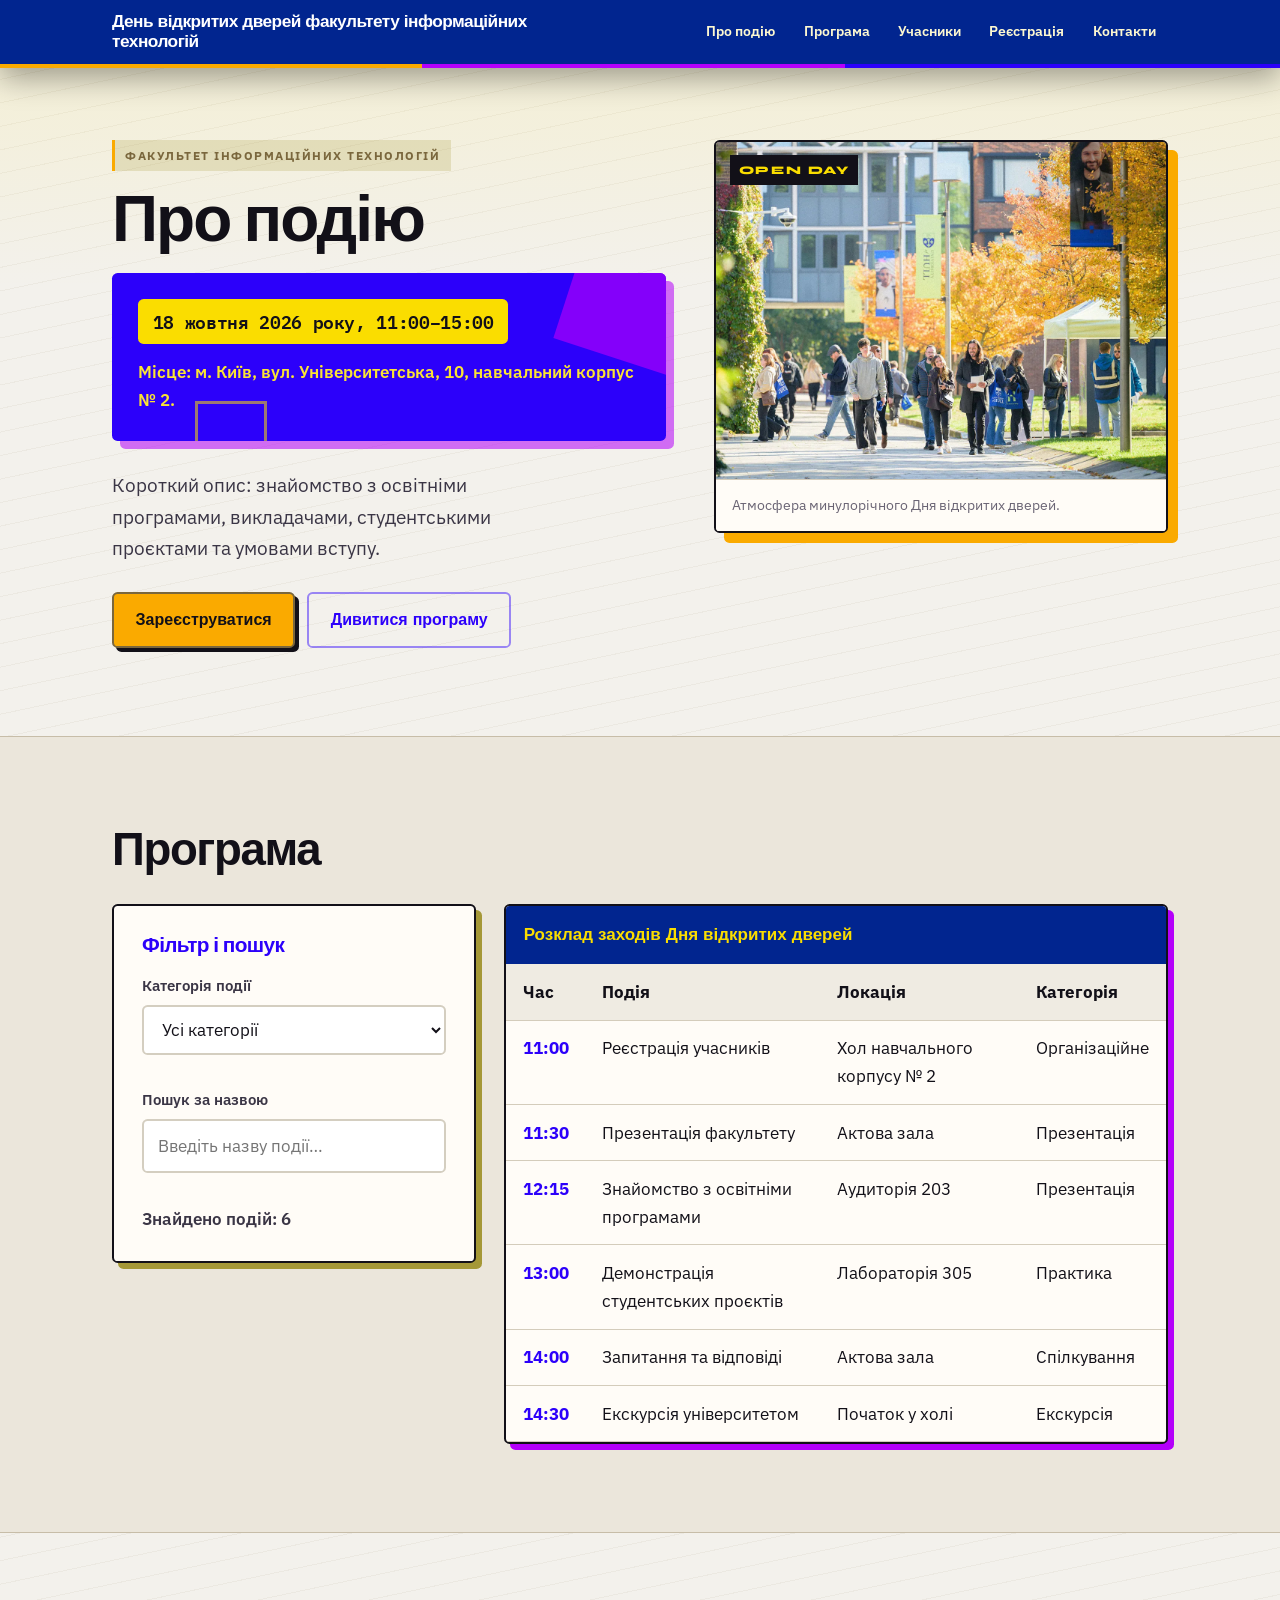
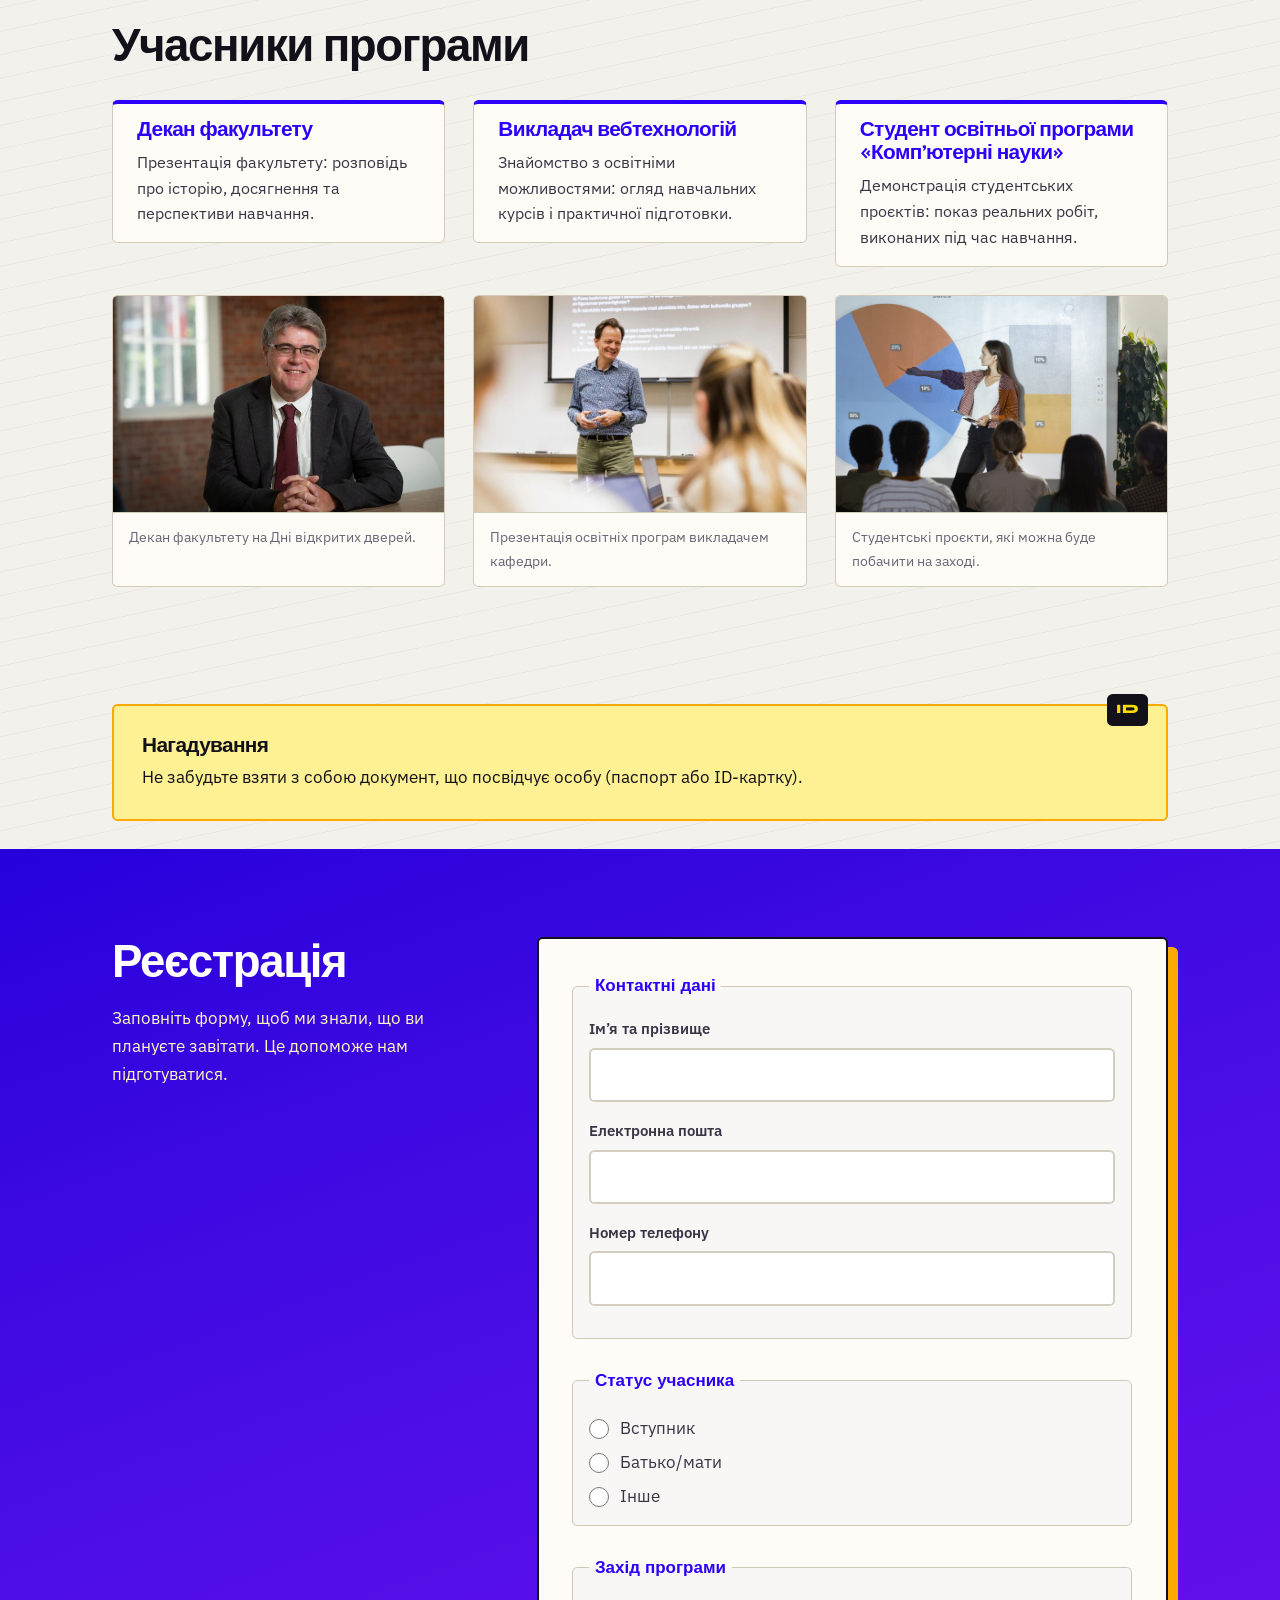
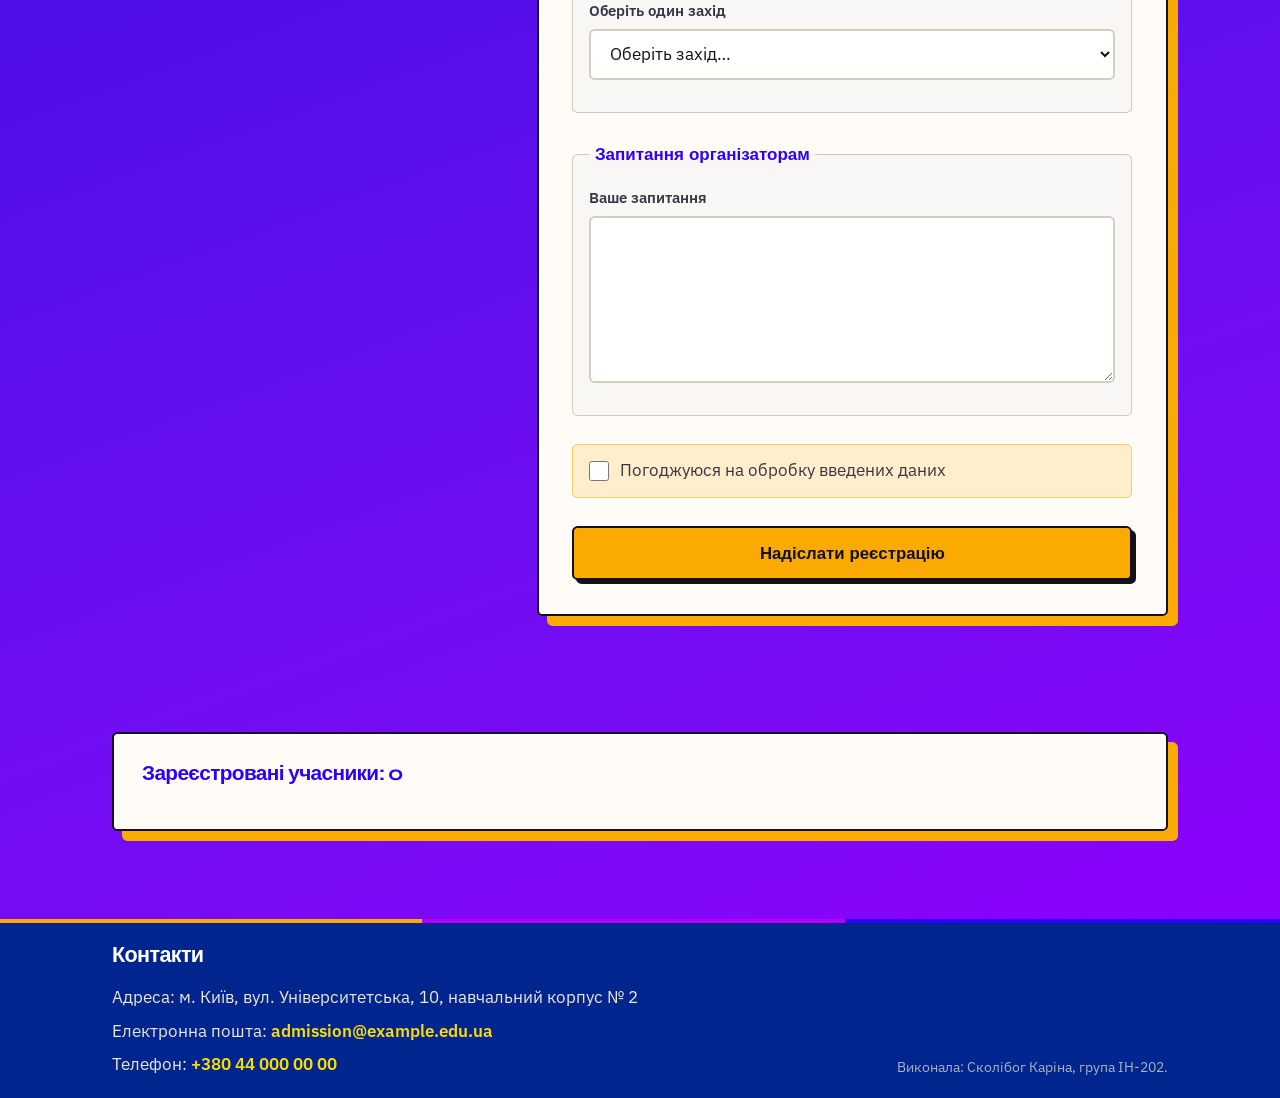
<file: lab1/index.html>
<!doctype html>
<html lang="uk">
  <head>
    <meta charset="UTF-8" />
    <meta name="viewport" content="width=device-width, initial-scale=1.0" />
    <title>День відкритих дверей факультету інформаційних технологій</title>
    <link rel="preconnect" href="https://fonts.googleapis.com" />
    <link rel="preconnect" href="https://fonts.gstatic.com" crossorigin />
    <link
      href="https://fonts.googleapis.com/css2?family=IBM+Plex+Mono:wght@500;600&family=IBM+Plex+Sans:wght@400;500;600;700&family=Syne:wght@700;800&display=swap"
      rel="stylesheet"
    />
    <link rel="stylesheet" href="styles.css" />
    <script src="script.js" defer></script>
  </head>
  <body id="top">
    <!-- Хедер: заголовок, вступний текст і навігація -->
    <header class="site-header">
      <div class="container header-inner">
        <div class="brand">
          <h1>День відкритих дверей факультету інформаційних технологій</h1>
          <p>
            Запрошуємо майбутніх студентів, батьків та всіх охочих ближче
            познайомитися з нашим факультетом.
          </p>
        </div>

        <nav class="main-nav" aria-label="Основна навігація">
          <ul class="nav-list">
            <li><a href="#about">Про подію</a></li>
            <li><a href="#program">Програма</a></li>
            <li><a href="#participants">Учасники</a></li>
            <li><a href="#registration">Реєстрація</a></li>
            <li><a href="#contacts">Контакти</a></li>
          </ul>
        </nav>
      </div>
    </header>

    <main>
      <!-- Розділ Про подію: дата, час, місце, опис і зображення -->
      <section id="about" class="section hero-section">
        <div class="container hero-grid">
          <div class="hero-text">
            <p class="hero-kicker">Факультет інформаційних технологій</p>
            <h2>Про подію</h2>
            <div class="event-meta">
              <p class="badge">
                <time datetime="2026-10-18">18 жовтня 2026 року</time>,
                <time datetime="11:00">11:00</time>–<time datetime="15:00"
                  >15:00</time
                >
              </p>
              <p>
                Місце: м. Київ, вул. Університетська, 10, навчальний корпус № 2.
              </p>
            </div>
            <p class="lead">
              Короткий опис: знайомство з освітніми програмами, викладачами,
              студентськими проєктами та умовами вступу.
            </p>
            <div class="hero-actions">
              <a class="btn btn-primary" href="#registration"
                >Зареєструватися</a
              >
              <a class="btn btn-ghost" href="#program">Дивитися програму</a>
            </div>
          </div>

          <figure class="hero-figure">
            <img
              src="images/openday.jpg"
              alt="Студенти та батьки відвідують територію університету під час Дня відкритих дверей"
              width="700"
              height="450"
            />
            <figcaption>
              Атмосфера минулорічного Дня відкритих дверей.
            </figcaption>
          </figure>
        </div>
      </section>

      <!-- Розділ Програма: фільтр, пошук і динамічна таблиця з розкладом -->
      <section id="program" class="section section-muted">
        <div class="container">
          <h2>Програма</h2>

          <div class="program-layout">
            <div class="program-controls">
              <h3>Фільтр і пошук</h3>

              <div class="form-field">
                <label for="category-filter">Категорія події</label>
                <select id="category-filter">
                  <option value="all">Усі категорії</option>
                </select>
              </div>

              <div class="form-field">
                <label for="event-search">Пошук за назвою</label>
                <input
                  id="event-search"
                  type="search"
                  placeholder="Введіть назву події…"
                  autocomplete="off"
                />
              </div>

              <p
                id="program-status"
                class="program-status"
                role="status"
                aria-live="polite"
              ></p>
            </div>

            <div class="table-responsive">
              <table>
                <caption>
                  Розклад заходів Дня відкритих дверей
                </caption>
                <thead>
                  <tr>
                    <th scope="col">Час</th>
                    <th scope="col">Подія</th>
                    <th scope="col">Локація</th>
                    <th scope="col">Категорія</th>
                  </tr>
                </thead>
                <tbody id="program-list"></tbody>
              </table>
            </div>
          </div>
        </div>
      </section>

      <!-- Розділ Учасники: кожен учасник як окремий article -->
      <section id="participants" class="section">
        <div class="container">
          <h2>Учасники програми</h2>

          <div class="participants-panel">
            <div class="participants-grid">
              <div class="participant-stack">
                <article class="participant-card">
                  <h3>Декан факультету</h3>
                  <p>
                    Презентація факультету: розповідь про історію, досягнення та
                    перспективи навчання.
                  </p>
                </article>
                <figure class="participant-card card-image">
                  <img
                    src="images/dean.jpg"
                    alt="Декан факультету інформаційних технологій"
                    width="700"
                    height="450"
                  />
                  <figcaption>
                    Декан факультету на Дні відкритих дверей.
                  </figcaption>
                </figure>
              </div>

              <div class="participant-stack">
                <article class="participant-card">
                  <h3>Викладач вебтехнологій</h3>
                  <p>
                    Знайомство з освітніми можливостями: огляд навчальних курсів
                    і практичної підготовки.
                  </p>
                </article>
                <figure class="participant-card card-image">
                  <img
                    src="images/coding.jpg"
                    alt="Викладач вебтехнологій проводить презентацію для студентів"
                    width="700"
                    height="450"
                  />
                  <figcaption>
                    Презентація освітніх програм викладачем кафедри.
                  </figcaption>
                </figure>
              </div>

              <div class="participant-stack">
                <article class="participant-card">
                  <h3>Студент освітньої програми «Комп’ютерні науки»</h3>
                  <p>
                    Демонстрація студентських проєктів: показ реальних робіт,
                    виконаних під час навчання.
                  </p>
                </article>
                <figure class="participant-card card-image">
                  <img
                    src="images/student-project.jpg"
                    alt="Студент демонструє програмний проєкт на проекторі"
                    width="700"
                    height="450"
                  />
                  <figcaption>
                    Студентські проєкти, які можна буде побачити на заході.
                  </figcaption>
                </figure>
              </div>
            </div>
          </div>
        </div>
      </section>

      <!-- Додатковий блок із нагадуванням (aside) -->
      <aside class="container">
        <div class="reminder-box">
          <h2>Нагадування</h2>
          <p>
            Не забудьте взяти з собою документ, що посвідчує особу (паспорт або
            ID-картку).
          </p>
        </div>
      </aside>

      <!-- Розділ Реєстрація: форма з полями та динамічний список учасників -->
      <section id="registration" class="section section-accent">
        <div class="container form-layout">
          <div class="form-info">
            <h2>Реєстрація</h2>
            <p>
              Заповніть форму, щоб ми знали, що ви плануєте завітати. Це
              допоможе нам підготуватися.
            </p>
          </div>

          <form id="registration-form" action="#" method="post" novalidate>
            <fieldset>
              <legend>Контактні дані</legend>

              <div class="form-field">
                <label for="full-name">Ім’я та прізвище</label>
                <input
                  id="full-name"
                  name="fullName"
                  type="text"
                  autocomplete="name"
                  required
                />
              </div>

              <div class="form-field">
                <label for="email">Електронна пошта</label>
                <input
                  id="email"
                  name="email"
                  type="email"
                  autocomplete="email"
                  required
                />
              </div>

              <div class="form-field">
                <label for="phone">Номер телефону</label>
                <input
                  id="phone"
                  name="phone"
                  type="tel"
                  autocomplete="tel"
                  required
                />
              </div>
            </fieldset>

            <fieldset>
              <legend>Статус учасника</legend>

              <div class="radio-group">
                <div class="form-check">
                  <input
                    id="status-entrant"
                    name="status"
                    type="radio"
                    value="entrant"
                    required
                  />
                  <label for="status-entrant">Вступник</label>
                </div>
                <div class="form-check">
                  <input
                    id="status-parent"
                    name="status"
                    type="radio"
                    value="parent"
                  />
                  <label for="status-parent">Батько/мати</label>
                </div>
                <div class="form-check">
                  <input
                    id="status-other"
                    name="status"
                    type="radio"
                    value="other"
                  />
                  <label for="status-other">Інше</label>
                </div>
              </div>
            </fieldset>

            <fieldset>
              <legend>Захід програми</legend>
              <div class="form-field">
                <label for="event-select">Оберіть один захід</label>
                <select id="event-select" name="event" required>
                  <option value="">Оберіть захід…</option>
                </select>
              </div>
            </fieldset>

            <fieldset>
              <legend>Запитання організаторам</legend>
              <div class="form-field">
                <label for="question">Ваше запитання</label>
                <textarea id="question" name="question" rows="5"></textarea>
              </div>
            </fieldset>

            <div class="form-check consent-check">
              <input id="consent" name="consent" type="checkbox" required />
              <label for="consent">Погоджуюся на обробку введених даних</label>
            </div>

            <p
              id="form-message"
              class="form-message"
              role="status"
              aria-live="polite"
            ></p>

            <button type="submit" class="btn-submit">
              Надіслати реєстрацію
            </button>
          </form>

          <div class="registered-block">
            <h3>
              Зареєстровані учасники:
              <span id="participant-count">0</span>
            </h3>
            <ul id="participant-list" class="participant-list"></ul>
          </div>
        </div>
      </section>
    </main>

    <!-- Футер: контакти та інформація про автора -->
    <footer id="contacts" class="site-footer">
      <div class="container footer-inner">
        <div class="footer-contacts">
          <h2>Контакти</h2>
          <address>
            <p>Адреса: м. Київ, вул. Університетська, 10, навчальний корпус № 2</p>
            <p>
              Електронна пошта:
              <a href="mailto:admission@example.edu.ua"
                >admission@example.edu.ua</a
              >
            </p>
            <p>
              Телефон: <a href="tel:+380440000000">+380 44 000 00 00</a>
            </p>
          </address>
        </div>
        <p class="author-info">Виконала: Сколібог Каріна, група ІН-202.</p>
      </div>
    </footer>
  </body>
</html>
</file>
<file: lab1/styles.css>
/* Змінні: кольори, шрифти, розміри */
:root {
  --gold: #faaa00;
  --magenta: #b400fa;
  --yellow: #fadd00;
  --blue: #2c00fa;
  --olive: #a59837;
  --bronze: #7a673d;

  --ink: #121018;
  --ink-soft: #3a3545;
  --muted: #6a6474;
  --canvas: #f3f1ec;
  --canvas-deep: #e8e2d6;
  --surface: #fffcf7;
  --line: color-mix(in srgb, var(--bronze) 32%, transparent);
  --footer-bg: #01258f;

  --radius: 0.35rem;
  --space-sm: 1rem;
  --space-md: 1.75rem;
  --space-lg: clamp(2.75rem, 7vw, 5.5rem);
  --content-max: 70rem;
  --focus: 3px solid var(--yellow);
  --font-display: "Syne", "Trebuchet MS", sans-serif;
  --font-body: "IBM Plex Sans", "Segoe UI", sans-serif;
  --font-mono: "IBM Plex Mono", "Consolas", "Courier New", monospace;
  --stripe: linear-gradient(
    90deg,
    var(--gold) 0 33%,
    var(--magenta) 33% 66%,
    var(--blue) 66% 100%
  );
}
/* Скидання стилів для всіх елементів*/
*,
*::before,
*::after {
  box-sizing: border-box;
  margin: 0;
  padding: 0;
}

html {
  scroll-behavior: smooth;
  scroll-padding-top: 6rem;
  max-width: 100%;
  overflow-x: clip;
}
/* Основний стиль для тіла сайту */
body {
  font-family: var(--font-body);
  font-size: 1.0625rem;
  line-height: 1.65;
  color: var(--ink);
  background-color: var(--canvas);
  background-image:
    linear-gradient(
      180deg,
      color-mix(in srgb, var(--yellow) 12%, transparent),
      transparent 18rem
    ),
    repeating-linear-gradient(
      -12deg,
      transparent,
      transparent 22px,
      color-mix(in srgb, var(--bronze) 6%, transparent) 22px,
      color-mix(in srgb, var(--bronze) 6%, transparent) 23px
    );
  max-width: 100%;
  overflow-x: clip;
  min-height: 100%;
}

img {
  display: block;
  max-width: 100%;
  height: auto;
}

a {
  /* стилі для посилань */
  color: var(--blue);
  text-underline-offset: 0.2em;
  transition:
    color 0.2s ease,
    background-color 0.2s ease,
    border-color 0.2s ease,
    transform 0.15s ease,
    box-shadow 0.2s ease;
}

a:hover {
  color: var(--magenta);
}

/* Focus styles для фокусування на елементі (tab)*/
a:focus-visible,
button:focus-visible,
input:focus-visible,
textarea:focus-visible {
  outline: var(--focus);
  outline-offset: 3px;
}

h1,
h2,
h3 {
  font-family: var(--font-display);
  line-height: 1.12;
  letter-spacing: -0.03em;
  color: var(--ink);
}

h2 {
  font-size: clamp(1.85rem, 4vw, 2.85rem);
  margin-bottom: var(--space-sm);
}

h3 {
  font-size: clamp(1.1rem, 2vw, 1.3rem);
}

/* Контейнер */
.container {
  width: 100%;
  max-width: var(--content-max);
  margin-inline: auto; /* центрування контейнера */
  padding-inline: clamp(1rem, 4vw, 2rem); /* бічні відступи */
}

.section {
  padding-block: var(--space-lg); /* верхній та нижній відступ */
}

.section-muted {
  background: color-mix(in srgb, var(--canvas-deep) 85%, var(--surface));
  border-block: 1px solid var(--line);
}

/* Стиль для шапки сайту */
.site-header {
  position: sticky;
  top: 0; /* прилипає до верху сторінки */
  z-index: 100;
  height: auto;
  background: var(--footer-bg);
  color: #fff;
  border-bottom: 4px solid transparent;
  border-image: var(--stripe) 1;
  box-shadow: 0 10px 30px color-mix(in srgb, #000 35%, transparent);
}

.header-inner {
  display: flex;
  flex-wrap: wrap; /* перенос елементів на нову строку */
  align-items: center;
  justify-content: space-between; /* розміщення елементів по горизонталі */
  gap: 0.65rem 1rem;
  padding-block: 0.75rem;
}

.brand {
  max-width: min(100%, 26rem);
  flex: 0 1 auto;
}

.brand h1 {
  font-size: clamp(0.85rem, 2.2vw, 1.08rem);
  font-weight: 800;
  color: #fff;
}

.brand p {
  display: none;
}

.main-nav {
  flex: 0 1 auto;
  min-width: 0;
}

.nav-list {
  display: flex;
  flex-wrap: wrap;
  gap: 0.25rem;
  list-style: none;
  justify-content: flex-end;
}

.nav-list a {
  display: inline-block;
  text-decoration: none;
  color: color-mix(in srgb, #fff 82%, var(--yellow));
  font-weight: 600;
  font-size: 0.88rem;
  padding: 0.45rem 0.7rem;
  border: 1px solid transparent;
  border-radius: var(--radius);
}

.nav-list a:hover {
  color: var(--ink);
  background: var(--yellow);
  border-color: var(--gold);
}

.nav-list a:focus-visible {
  outline: var(--focus);
  outline-offset: 2px;
}

/* Стиль для секції з головним зображенням */
.hero-section {
  padding-block: clamp(2.5rem, 6vw, 4.5rem) var(--space-lg);
}

.hero-grid {
  display: grid; /* grid для розміщення елементів */
  grid-template-columns: 1fr;
  gap: var(--space-md); /* відступи між елементами */
  align-items: start;
}

/* Медиазапит для невеликої ширини */
@media (min-width: 768px) {
  .hero-grid {
    grid-template-columns: minmax(0, 1.1fr) minmax(0, 0.9fr);
    gap: clamp(1.5rem, 4vw, 3rem);
  }
}

.hero-kicker {
  display: inline-block;
  font-size: 0.78rem;
  font-weight: 700;
  letter-spacing: 0.12em;
  text-transform: uppercase;
  color: var(--bronze);
  margin-bottom: 0.85rem;
  padding: 0.35rem 0.65rem;
  background: color-mix(in srgb, var(--olive) 22%, transparent);
  border-left: 3px solid var(--gold);
}

.hero-text h2 {
  font-size: clamp(2.35rem, 7vw, 4rem);
  max-width: 11ch;
  margin-bottom: var(--space-sm);
  color: var(--ink);
}

.event-meta {
  position: relative;
  overflow: hidden;
  background: var(--blue);
  color: #fff;
  padding: clamp(1.15rem, 3vw, 1.65rem);
  margin-bottom: var(--space-md);
  border-radius: var(--radius);
  box-shadow: 8px 8px 0 color-mix(in srgb, var(--magenta) 55%, transparent);
}

/* Пурпуровий квадрат справа (декор) */
.event-meta::before {
  content: "";
  position: absolute;
  width: 8rem;
  height: 8rem;
  right: -2rem;
  top: -2.5rem;
  background: color-mix(in srgb, var(--magenta) 65%, transparent);
  transform: rotate(18deg);
  pointer-events: none;
}

/* Жовтий квадрат зліва */
.event-meta::after {
  content: "";
  position: absolute;
  width: 4.5rem;
  height: 4.5rem;
  left: 15%;
  bottom: -2rem;
  border: 3px solid var(--yellow);
  opacity: 0.55;
  pointer-events: none;
}

/* Область з датою події */
.event-meta .badge {
  position: relative;
  z-index: 1;
  display: inline-block;
  background: var(--yellow);
  color: var(--ink);
  font-family: var(--font-mono);
  font-weight: 600;
  font-size: clamp(0.95rem, 2.3vw, 1.1rem);
  letter-spacing: -0.02em;
  padding: 0.5rem 0.9rem;
  margin-bottom: 0.9rem;
  border-radius: var(--radius);
}

/* Текст під датою події */
.event-meta p:last-child {
  position: relative;
  z-index: 1;
  font-weight: 600;
  color: color-mix(in srgb, var(--yellow) 80%, #fff);
}

.lead {
  font-size: clamp(1.05rem, 2.2vw, 1.2rem);
  color: var(--ink-soft);
  max-width: 40ch;
  margin-bottom: var(--space-md);
}

/* Область з кнопками */
.hero-actions {
  display: flex;
  flex-wrap: wrap;
  gap: 0.75rem;
}

.btn {
  display: inline-flex; /* розміщення елементів в ряд */
  align-items: center; /* вертикальне центрування */
  justify-content: center; /* горизонтальне центрування */
  min-height: 3rem;
  padding: 0.8rem 1.35rem;
  font-family: var(--font-display);
  font-weight: 800;
  font-size: 1rem;
  text-decoration: none;
  border-radius: var(--radius);
  border: 2px solid transparent;
  cursor: pointer;
}

.btn-primary {
  background: var(--gold);
  color: var(--ink);
  border-color: var(--bronze);
  box-shadow: 4px 4px 0 var(--ink);
}

/* Наведенння на кнопку */
.btn-primary:hover {
  background: var(--yellow);
  color: var(--ink);
  transform: translate(-2px, -2px);
  box-shadow: 6px 6px 0 var(--ink);
}

/* Активний стан кнопки */
.btn-primary:active {
  transform: translate(0, 0);
  box-shadow: 2px 2px 0 var(--ink);
}

.btn-ghost {
  background: transparent;
  color: var(--blue);
  border-color: color-mix(in srgb, var(--blue) 45%, transparent);
}

.btn-ghost:hover {
  background: color-mix(in srgb, var(--blue) 8%, transparent);
  color: var(--magenta);
  border-color: var(--magenta);
}

.hero-figure {
  position: relative;
  height: fit-content;
  background: var(--surface);
  border: 2px solid var(--ink);
  border-radius: var(--radius);
  box-shadow: 10px 10px 0 var(--gold);
  overflow: hidden;
}

/* Текст "OPEN DAY" в лівому верхньому кутку */
.hero-figure::before {
  content: "OPEN DAY";
  position: absolute;
  z-index: 1;
  top: 0.85rem;
  left: 0.85rem;
  font-family: var(--font-display);
  font-size: 0.72rem;
  font-weight: 800;
  letter-spacing: 0.14em;
  background: var(--ink);
  color: var(--yellow);
  padding: 0.35rem 0.55rem;
  pointer-events: none;
}

.hero-figure img {
  width: 100%;
  aspect-ratio: 4 / 3;
  object-fit: cover;
}

.hero-figure figcaption {
  padding: 0.85rem 1rem;
  font-size: 0.9rem;
  color: var(--muted);
  border-top: 1px solid var(--line);
  background: var(--surface);
}

/* Програма + таблиця */
.program-layout {
  display: grid; /* grid для розміщення елементів */
  grid-template-columns: 1fr;
  gap: var(--space-md); /* відступи між елементами */
  margin-top: var(--space-md);
}

/* Медіазапит (стилі всередині застосовуються лише коли ширина вікна не менша за 900px) */
@media (min-width: 900px) {
  .program-layout {
    grid-template-columns: minmax(13rem, 0.85fr) minmax(0, 1.55fr);
    align-items: start;
  }
}

.program-list-wrap {
  background: var(--surface);
  border: 2px solid var(--ink); /* рамка */
  border-radius: var(--radius);
  padding: var(--space-md); /* внутрішні відступи */
  box-shadow: 6px 6px 0 var(--olive); /* тінь */
}

.program-list-wrap h3 {
  margin-bottom: var(--space-sm);
  color: var(--blue);
}

.program-list {
  list-style: decimal;
  padding-left: 1.25rem;
}

.program-list li {
  padding: 0.55rem 0;
  border-bottom: 1px dashed var(--line);
  color: var(--ink-soft);
  font-weight: 500;
}

.program-list li:last-child {
  border-bottom: none;
}

.table-responsive {
  overflow-x: auto; /* горизонтальне прокручування */
  -webkit-overflow-scrolling: touch;
  background: var(--surface);
  border: 2px solid var(--ink);
  border-radius: var(--radius);
  box-shadow: 6px 6px 0 var(--magenta);
}

table {
  width: 100%;
  border-collapse: collapse; /* об'єднання границь */
  text-align: left; /* вирівнювання тексту по лівому краю */
  min-width: 34rem;
}

caption {
  text-align: left;
  font-family: var(--font-display);
  font-weight: 800;
  padding: 0.95rem 1.1rem;
  background: var(--footer-bg);
  color: var(--yellow);
}

th,
td {
  padding: 0.85rem 1.05rem;
  border-bottom: 1px solid var(--line);
  vertical-align: top;
}

thead {
  background: color-mix(in srgb, var(--canvas-deep) 70%, #fff);
  font-weight: 700;
}

tbody th {
  color: var(--blue);
  font-weight: 700;
  white-space: nowrap;
}

tbody tr:hover {
  background: color-mix(in srgb, var(--yellow) 28%, transparent);
}

/* Учасники: grid + @container */
.participants-panel {
  container-type: inline-size; /* inline-size для розміру контейнера */
  container-name: participants; /* ім'я контейнера */
  margin-top: var(--space-md); /* верхній відступ */
}

.participants-grid {
  display: grid;
  grid-template-columns: 1fr;
  gap: var(--space-md); /* відступи між елементами */
  align-items: stretch; /* розтягування елементів по висоті */
}

.participant-stack {
  display: grid;
  grid-template-rows: auto auto;
  gap: var(--space-md);
  min-width: 0;
  width: 100%;
}

/* Медіазапит (стилі всередині застосовуються лише коли ширина вікна не менша за 640px) */
@media (min-width: 640px) {
  .participants-grid {
    grid-template-columns: repeat(2, minmax(0, 1fr));
    grid-template-rows: auto auto;
  }

  .participant-stack {
    grid-template-rows: subgrid;
    grid-row: span 2;
  }
}

@media (min-width: 1024px) {
  .participants-grid {
    grid-template-columns: repeat(3, minmax(0, 1fr));
  }
}

.participant-card {
  background: var(--surface);
  border: 1px solid var(--line);
  border-radius: var(--radius);
  padding: clamp(1.1rem, 2.5vw, 1.5rem);
  transition: /* плавний перехід */
    transform 0.2s ease,
    box-shadow 0.2s ease,
    border-color 0.2s ease;
}

.participant-card:hover {
  border-color: var(--blue);
  transform: translateY(-3px);
  box-shadow: 0 14px 28px color-mix(in srgb, var(--blue) 16%, transparent);
}

.participant-card h3 {
  color: var(--blue);
  margin-bottom: 0.55rem;
}

.participant-card p {
  color: var(--ink-soft);
  font-size: 0.98rem;
}

.card-image {
  padding: 0;
  overflow: hidden;
}

.card-image img {
  width: 100%;
  height: 13.5rem;
  object-fit: cover;
}

.card-image figcaption {
  padding: 0.85rem 1rem;
  font-size: 0.88rem;
  color: var(--muted);
  border-top: 1px solid var(--line);
}

/* Запит до контейнера, якщо контейнер вужчий за 40rem */
@container participants (max-width: 40rem) {
  .participants-grid {
    gap: 0.9rem; /* відступи між елементами */
  }

  .participant-card:not(.card-image) {
    padding: 0.95rem; /* внутрішні відступи */
    border-left: 4px solid var(--gold); /* рамка зліва */
  }

  .participant-card h3 {
    font-size: 1.05rem;
  }

  .card-image img {
    height: 10.5rem; /* висота зображення */
  }
}

/* Запит до контейнера, якщо контейнер ширший за 40.01rem */
@container participants (min-width: 40.01rem) {
  .participant-card:not(.card-image) {
    display: flex;
    flex-direction: column;
    border-top: 4px solid var(--blue);
    padding-block: 0.85rem 0.95rem;
    height: fit-content;
  }
}

/* Інфоблок з попередженням */
.reminder-box {
  position: relative;
  background: color-mix(in srgb, var(--yellow) 42%, #fff);
  border: 2px solid var(--gold);
  border-radius: var(--radius);
  padding: var(--space-md);
  margin-block: var(--space-md);
}

.reminder-box h2 {
  font-size: 1.3rem;
  margin-bottom: 0.35rem;
}

.reminder-box::before {
  content: "ID";
  position: absolute;
  top: -0.75rem;
  right: 1.1rem;
  font-family: var(--font-display);
  font-weight: 800;
  font-size: 0.8rem;
  letter-spacing: 0.08em;
  background: var(--ink);
  color: var(--yellow);
  padding: 0.35rem 0.55rem;
  border-radius: var(--radius);
}

/* Форма */
.section-accent {
  background: linear-gradient(
    160deg,
    color-mix(in srgb, var(--blue) 88%, #000) 0%,
    color-mix(in srgb, var(--magenta) 70%, var(--blue)) 100%
  );
  color: #fff;
}

.form-layout {
  display: grid;
  grid-template-columns: 1fr;
  gap: var(--space-lg);
}

@media (min-width: 900px) {
  .form-layout {
    grid-template-columns: minmax(11rem, 0.8fr) minmax(0, 1.5fr);
    align-items: start;
  }
}

.form-info h2 {
  color: #fff;
}

.form-info p {
  color: color-mix(in srgb, #fff 75%, var(--yellow));
  max-width: 34ch;
}

form {
  background: var(--surface);
  color: var(--ink);
  border: 2px solid var(--ink);
  border-radius: var(--radius);
  padding: clamp(1.2rem, 3.5vw, 2.1rem);
  box-shadow: 10px 10px 0 var(--gold);
}

fieldset {
  border: 1px solid var(--line);
  border-radius: var(--radius);
  padding: var(--space-sm);
  margin-bottom: var(--space-md);
  background: color-mix(in srgb, var(--canvas) 55%, #fff);
}

legend {
  font-family: var(--font-display);
  font-weight: 800;
  padding-inline: 0.35rem;
  color: var(--blue);
}

.form-field {
  display: flex;
  flex-direction: column;
  gap: 0.4rem;
  margin-bottom: var(--space-sm);
}

.form-field label {
  font-weight: 600;
  font-size: 0.95rem;
  color: var(--ink-soft);
}

/* Поля вводу тексту, email, телефон, textarea */
input[type="text"],
input[type="email"],
input[type="tel"],
textarea {
  width: 100%;
  min-height: 2.9rem;
  padding: 0.7rem 0.9rem;
  border: 2px solid var(--line);
  border-radius: var(--radius);
  font: inherit;
  background: #fff;
  color: var(--ink);
  transition:
    border-color 0.2s ease,
    box-shadow 0.2s ease;
}

textarea {
  min-height: 7rem;
  resize: vertical;
}

/* Наведенння на поля вводу */
input[type="text"]:hover,
input[type="email"]:hover,
input[type="tel"]:hover,
textarea:hover {
  border-color: color-mix(in srgb, var(--olive) 60%, var(--line));
}

/* Фокусування на полях вводу */
input[type="text"]:focus-visible,
input[type="email"]:focus-visible,
input[type="tel"]:focus-visible,
textarea:focus-visible {
  border-color: var(--blue);
  outline: var(--focus);
  outline-offset: 2px;
  box-shadow: 0 0 0 3px color-mix(in srgb, var(--blue) 18%, transparent);
}

/* Область з радіо-та чекбоксами */
.radio-group,
.checkbox-group {
  display: flex;
  flex-direction: column;
  gap: 0.65rem;
  margin-top: 0.35rem;
}

.form-check {
  display: flex;
  align-items: flex-start;
  gap: 0.7rem;
}

.form-check input[type="radio"],
.form-check input[type="checkbox"] {
  width: 1.25rem;
  height: 1.25rem;
  margin-top: 0.15rem;
  accent-color: var(--blue);
  flex-shrink: 0;
  cursor: pointer;
}

.form-check label {
  cursor: pointer;
  color: var(--ink-soft);
  line-height: 1.4;
}

/* Область з попередженням про згоду */
.consent-check {
  margin-bottom: var(--space-md);
  padding: 0.9rem 1rem;
  border-radius: var(--radius);
  background: color-mix(in srgb, var(--gold) 20%, #fff);
  border: 1px solid color-mix(in srgb, var(--gold) 50%, transparent);
}

/* Кнопка "Відправити" */
.btn-submit {
  display: inline-flex; /* розміщення елементів в ряд */
  align-items: center; /* вертикальне центрування */
  justify-content: center; /* горизонтальне центрування */
  width: 100%;
  min-height: 3.15rem;
  padding: 0.9rem 1.2rem;
  border: 2px solid var(--ink);
  border-radius: var(--radius);
  background: var(--gold);
  color: var(--ink);
  font-family: var(--font-display);
  font-size: 1.05rem;
  font-weight: 800;
  cursor: pointer;
  box-shadow: 4px 4px 0 var(--ink);
  transition:
    background-color 0.2s ease,
    transform 0.15s ease,
    box-shadow 0.15s ease;
}

.btn-submit:hover {
  background: var(--yellow);
  transform: translate(-2px, -2px);
  box-shadow: 6px 6px 0 var(--ink);
}

.btn-submit:active {
  transform: translate(0, 0);
  box-shadow: 2px 2px 0 var(--ink);
}

.btn-submit:focus-visible {
  outline: var(--focus);
  outline-offset: 3px;
}

/* Футер */
.site-footer {
  background: var(--footer-bg);
  color: color-mix(in srgb, #fff 78%, var(--olive));
  padding-block: 1.25rem;
  border-top: 4px solid transparent;
  border-image: var(--stripe) 1;
}

.footer-inner {
  display: flex;
  flex-direction: column;
  gap: 0.75rem;
}

@media (min-width: 768px) {
  .footer-inner {
    flex-direction: row;
    justify-content: space-between;
    align-items: flex-end;
  }
}

.footer-contacts h2 {
  color: #fff;
  font-size: 1.35rem;
}

.footer-contacts address {
  font-style: normal;
}

.footer-contacts p + p {
  margin-top: 0.35rem;
}

.footer-contacts a {
  color: var(--yellow);
  text-decoration: none;
  font-weight: 600;
}

.footer-contacts a:hover {
  color: var(--gold);
}

.footer-contacts a:focus-visible {
  outline: var(--focus);
  outline-offset: 3px;
}

.author-info {
  font-size: 0.9rem;
  opacity: 0.72;
}

/* Медіазапит (стилі всередині застосовуються лише коли ширина вікна не більша за 767px) */
@media (max-width: 767px) {
  html {
    scroll-padding-top: 7.5rem; /* верхній відступ для скролу */
  }

  .site-header {
    position: sticky;
  }

  .header-inner {
    flex-direction: column;
    align-items: flex-start;
    justify-content: flex-start;
    gap: 0.5rem;
    padding-block: 0.65rem;
  }

  .brand {
    max-width: 100%;
    flex: none;
  }

  .brand h1 {
    font-size: 0.82rem;
    line-height: 1.25;
  }

  .main-nav {
    width: 100%;
    flex: none;
  }

  .nav-list {
    width: 100%;
    justify-content: flex-start;
    gap: 0.25rem;
  }

  .nav-list a {
    font-size: 0.78rem;
    padding: 0.35rem 0.5rem;
  }

  .hero-section {
    padding-block: 1.75rem 2.25rem;
  }

  .hero-text h2 {
    max-width: none;
    font-size: clamp(1.85rem, 9vw, 2.4rem);
  }

  .event-meta {
    padding: 1rem;
    box-shadow: 5px 5px 0 color-mix(in srgb, var(--magenta) 50%, transparent);
  }

  .event-meta::before {
    opacity: 0.3;
  }

  .event-meta::after {
    left: auto;
    right: -1.25rem;
    bottom: -1.75rem;
    opacity: 0.4;
  }

  .lead {
    font-size: 1rem;
  }

  .hero-actions {
    width: 100%;
  }

  .btn {
    flex: 1 1 auto;
    min-height: 2.75rem;
    padding: 0.7rem 1rem;
    font-size: 0.95rem;
  }

  .hero-figure,
  .program-list-wrap,
  .table-responsive,
  form {
    box-shadow: 5px 5px 0 color-mix(in srgb, var(--gold) 80%, var(--ink));
  }

  .section {
    padding-block: clamp(1.75rem, 6vw, 2.75rem);
  }

  .participants-grid {
    grid-template-columns: 1fr;
  }

  .participant-stack {
    grid-template-rows: auto auto;
    grid-row: auto;
  }

  .card-image img {
    height: 11rem;
  }

  form {
    padding: 1.1rem;
    box-shadow: 5px 5px 0 var(--gold);
  }

  .form-layout {
    gap: 1.5rem;
  }
}

/* Стилізація блоку з фільтром та пошуком */
.program-controls {
  display: flex;
  flex-direction: column;
  gap: 1rem;
  padding: var(--space-md);
  background: var(--surface);
  border: 2px solid var(--ink);
  border-radius: var(--radius);
  box-shadow: 6px 6px 0 var(--olive);
}

.program-controls h3 {
  margin: 0;
  color: var(--blue);
}

/* Додаємо стилі для select (фільтр та форма) */
input[type="text"],
input[type="email"],
input[type="tel"],
select,
textarea {
  width: 100%;
  min-height: 2.9rem;
  padding: 0.7rem 0.9rem;
  border: 2px solid var(--line);
  border-radius: var(--radius);
  font: inherit;
  background: #fff;
  color: var(--ink);
  transition:
    border-color 0.2s ease,
    box-shadow 0.2s ease;
}

input[type="text"]:hover,
input[type="email"]:hover,
input[type="tel"]:hover,
select:hover,
textarea:hover {
  border-color: color-mix(in srgb, var(--olive) 60%, var(--line));
}

input[type="text"]:focus-visible,
input[type="email"]:focus-visible,
input[type="tel"]:focus-visible,
select:focus-visible,
textarea:focus-visible {
  border-color: var(--blue);
  outline: var(--focus);
  outline-offset: 2px;
  box-shadow: 0 0 0 3px color-mix(in srgb, var(--blue) 18%, transparent);
}

/* Повідомлення про кількість знайдених подій */
.program-status {
  margin: 0;
  font-weight: 600;
  color: var(--ink-soft);
}

.program-status.is-empty {
  color: #b00020;
}

/* Повідомлення форми */
.form-message {
  display: none;
  margin: 0.75rem 0;
  padding: 0.75rem 1rem;
  border-radius: var(--radius);
  font-weight: 600;
}

.form-message.error,
.form-message.success {
  display: block;
}

.form-message.error {
  background: #fdecea;
  border: 1px solid #f5c2c0;
  color: #b00020;
}

.form-message.success {
  background: #e7f6ec;
  border: 1px solid #b7e1c5;
  color: #146c43;
}

/* Підсвічування полів з помилкою */
.field-error {
  border-color: #b00020 !important;
  outline: 2px solid rgba(176, 0, 32, 0.25);
  outline-offset: 1px;
}

/* Стилізація блоку зареєстрованих учасників */
.registered-block {
  grid-column: 1 / -1;
  margin-top: var(--space-md);
  padding: var(--space-md);
  background: var(--surface);
  border: 2px solid var(--ink);
  border-radius: var(--radius);
  box-shadow: 10px 10px 0 var(--gold);
}

.registered-block h3 {
  margin-top: 0;
  margin-bottom: 1rem;
  color: var(--blue);
}

/* Список зареєстрованих учасників */
.participant-list {
  list-style: none;
  margin: 0;
  padding: 0;
  display: grid;
  gap: 0.75rem;
}

.participant-list li {
  padding: 0.85rem 1rem;
  background: var(--canvas);
  border: 1px solid var(--line);
  border-radius: var(--radius);
  color: var(--ink);
  box-shadow: 0 2px 5px rgba(0, 0, 0, 0.05);
}

/* Адаптація для мобільних пристроїв */
@media (max-width: 767px) {
  .registered-block {
    box-shadow: 5px 5px 0 var(--gold);
  }
}

/* Оновлені стилі для всіх полів вводу, включаючи пошук та select */
input[type="text"],
input[type="email"],
input[type="tel"],
input[type="search"],
select,
textarea {
  width: 100%;
  min-height: 2.9rem;
  padding: 0.7rem 0.9rem;
  border: 2px solid var(--line);
  border-radius: var(--radius);
  font: inherit;
  background: #fff;
  color: var(--ink);
  transition:
    border-color 0.2s ease,
    box-shadow 0.2s ease;
}

/* Ефект при наведенні */
input[type="text"]:hover,
input[type="email"]:hover,
input[type="tel"]:hover,
input[type="search"]:hover,
select:hover,
textarea:hover {
  border-color: color-mix(in srgb, var(--olive) 60%, var(--line));
}

/* Ефект при фокусуванні (кліку) */
input[type="text"]:focus-visible,
input[type="email"]:focus-visible,
input[type="tel"]:focus-visible,
input[type="search"]:focus-visible,
select:focus-visible,
textarea:focus-visible {
  border-color: var(--blue);
  outline: var(--focus);
  outline-offset: 2px;
  box-shadow: 0 0 0 3px color-mix(in srgb, var(--blue) 18%, transparent);
}
</file>
